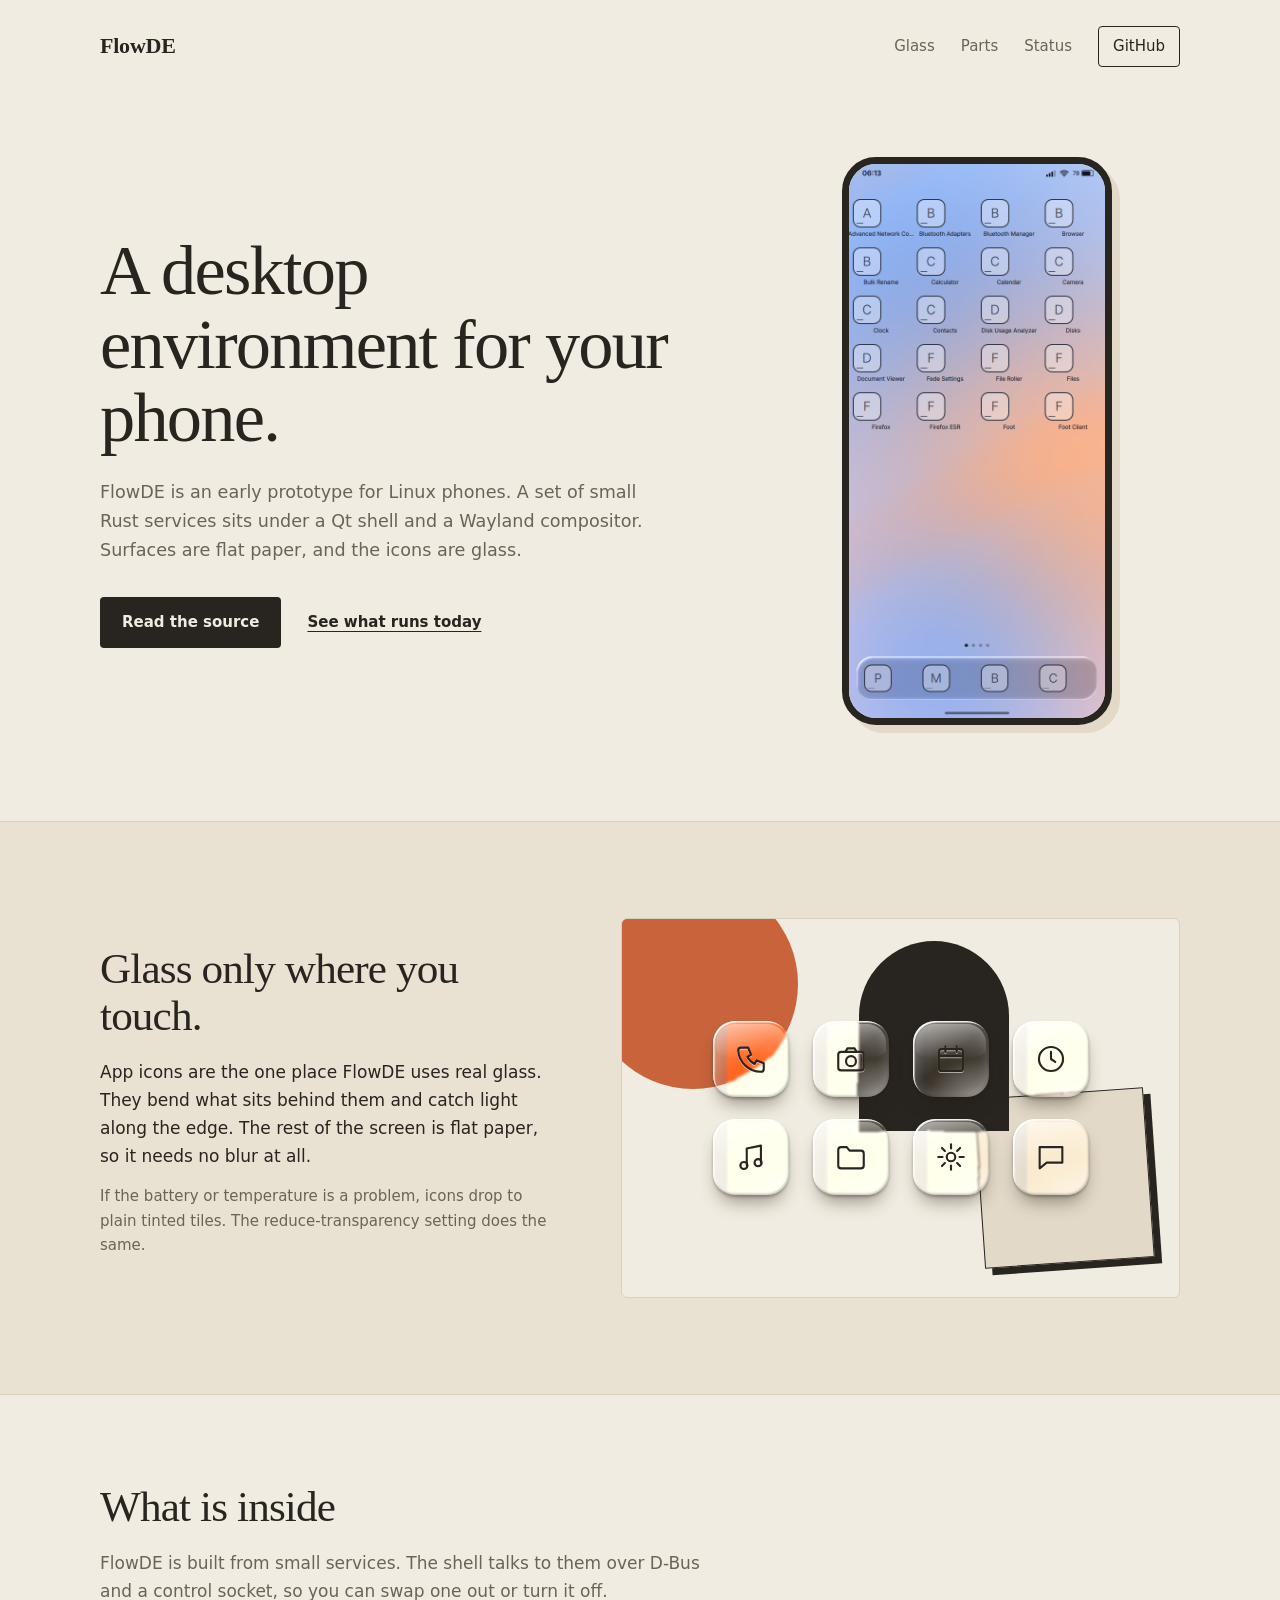
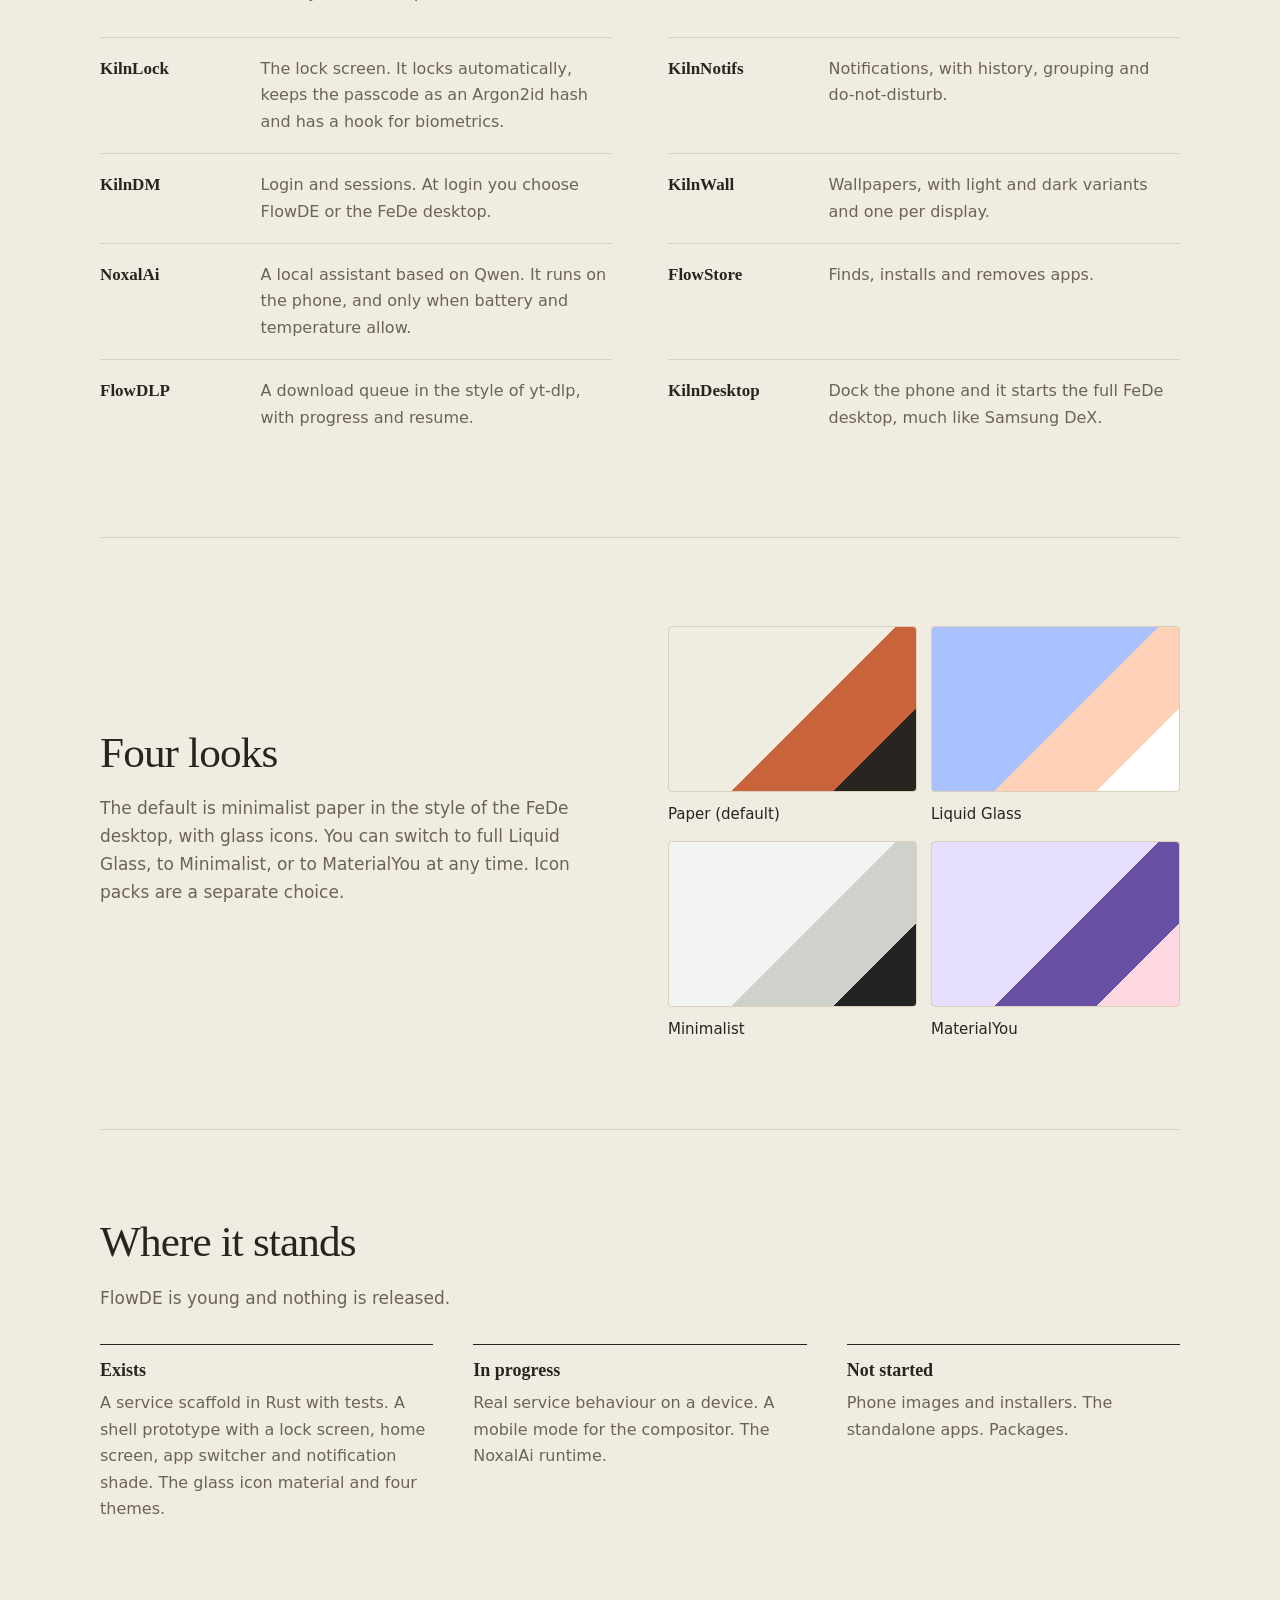
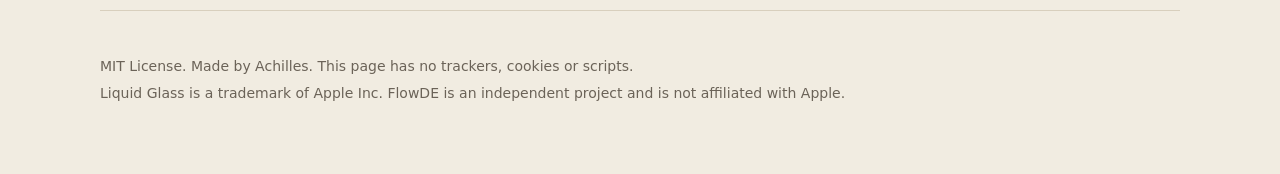
<file: index.html>
<!doctype html>
<html lang="en">
<head>
<meta charset="utf-8">
<meta name="viewport" content="width=device-width, initial-scale=1">
<meta name="color-scheme" content="light dark">
<meta name="description" content="FlowDE is an early prototype of a desktop environment for Linux phones. Flat paper surfaces, real glass icons, small Rust services. Open source, MIT licensed.">
<link rel="icon" href="favicon.svg" type="image/svg+xml">
<link rel="stylesheet" href="styles.css">
<title>FlowDE, a desktop environment for your phone</title>
</head>
<body>

<svg class="defs-only" width="0" height="0" aria-hidden="true" focusable="false">
  <defs>
    <filter id="lens" x="-10%" y="-10%" width="120%" height="120%" color-interpolation-filters="sRGB">
      <feTurbulence type="fractalNoise" baseFrequency="0.018" numOctaves="1" seed="3" result="n"/>
      <feDisplacementMap in="SourceGraphic" in2="n" scale="9" xChannelSelector="R" yChannelSelector="G"/>
    </filter>
  </defs>
</svg>

<header class="bar wrap">
  <a class="logo" href="#top" aria-label="FlowDE home">FlowDE</a>
  <nav aria-label="Main">
    <a href="#glass">Glass</a>
    <a href="#parts">Parts</a>
    <a href="#status">Status</a>
    <a class="gh" href="https://github.com/achillesorg/FlowDE" target="_blank" rel="noopener noreferrer">GitHub</a>
  </nav>
</header>

<main id="top">
  <section class="wrap hero">
    <div class="hero-text">
      <h1>A desktop environment for your phone.</h1>
      <p class="lede">FlowDE is an early prototype for Linux phones. A set of small Rust services sits under a Qt shell and a Wayland compositor. Surfaces are flat paper, and the icons are glass.</p>
      <p class="links">
        <a class="primary" href="https://github.com/achillesorg/FlowDE" target="_blank" rel="noopener noreferrer">Read the source</a>
        <a href="#status">See what runs today</a>
      </p>
    </div>
    <figure class="device">
      <img src="assets/prototype-home.png" alt="The FlowDE home screen prototype on a flat paper wallpaper, with glass app icons and a dock" width="540" height="1170">
    </figure>
  </section>

  <section class="shelf" id="glass" aria-labelledby="glass-h">
    <div class="wrap shelf-in">
      <div class="shelf-text">
        <h2 id="glass-h">Glass only where you touch.</h2>
        <p>App icons are the one place FlowDE uses real glass. They bend what sits behind them and catch light along the edge. The rest of the screen is flat paper, so it needs no blur at all.</p>
        <p class="aside">If the battery or temperature is a problem, icons drop to plain tinted tiles. The reduce-transparency setting does the same.</p>
      </div>
      <div class="stage" role="img" aria-label="Eight glass app icons resting on a terracotta circle, a cream square and an ink arch. The shapes behind show bent through the glass.">
        <span class="shape circle"></span><span class="shape square"></span><span class="shape arch"></span>
        <ul class="icons">
          <li class="gi"><svg viewBox="0 0 24 24"><path d="M6 4h4l2 5-2.500 1.500a11 11 0 0 0 5 5L16 13l5 2v4a2 2 0 0 1-2 2A16 16 0 0 1 3 6a2 2 0 0 1 2-2z"/></svg></li>
          <li class="gi"><svg viewBox="0 0 24 24"><rect x="3" y="7" width="18" height="13" rx="2"/><circle cx="12" cy="13.500" r="3.500"/><path d="M8 7l1.500-2.500h5L16 7"/></svg></li>
          <li class="gi"><svg viewBox="0 0 24 24"><rect x="3.500" y="5" width="17" height="15.500" rx="2"/><path d="M3.500 10h17M8 3v4M16 3v4"/></svg></li>
          <li class="gi"><svg viewBox="0 0 24 24"><circle cx="12" cy="12" r="8.500"/><path d="M12 7v5l3 2"/></svg></li>
          <li class="gi"><svg viewBox="0 0 24 24"><path d="M9 18V6l10-2v12"/><circle cx="7" cy="18" r="2.500"/><circle cx="17" cy="16" r="2.500"/></svg></li>
          <li class="gi"><svg viewBox="0 0 24 24"><path d="M3 7a2 2 0 0 1 2-2h4l2 2.500h8a2 2 0 0 1 2 2V18a2 2 0 0 1-2 2H5a2 2 0 0 1-2-2z"/></svg></li>
          <li class="gi"><svg viewBox="0 0 24 24"><circle cx="12" cy="12" r="3"/><path d="M12 3v3M12 18v3M3 12h3M18 12h3M5.600 5.600l2.100 2.100M16.300 16.300l2.100 2.100M5.600 18.400l2.100-2.100M16.300 7.700l2.100-2.100"/></svg></li>
          <li class="gi"><svg viewBox="0 0 24 24"><path d="M4 5h16v11H9l-5 4z"/></svg></li>
        </ul>
      </div>
    </div>
  </section>

  <section class="wrap block" id="parts" aria-labelledby="parts-h">
    <h2 id="parts-h">What is inside</h2>
    <p class="intro">FlowDE is built from small services. The shell talks to them over D-Bus and a control socket, so you can swap one out or turn it off.</p>
    <dl class="rows">
      <div><dt>KilnLock</dt><dd>The lock screen. It locks automatically, keeps the passcode as an Argon2id hash and has a hook for biometrics.</dd></div>
      <div><dt>KilnNotifs</dt><dd>Notifications, with history, grouping and do-not-disturb.</dd></div>
      <div><dt>KilnDM</dt><dd>Login and sessions. At login you choose FlowDE or the FeDe desktop.</dd></div>
      <div><dt>KilnWall</dt><dd>Wallpapers, with light and dark variants and one per display.</dd></div>
      <div><dt>NoxalAi</dt><dd>A local assistant based on Qwen. It runs on the phone, and only when battery and temperature allow.</dd></div>
      <div><dt>FlowStore</dt><dd>Finds, installs and removes apps.</dd></div>
      <div><dt>FlowDLP</dt><dd>A download queue in the style of yt-dlp, with progress and resume.</dd></div>
      <div><dt>KilnDesktop</dt><dd>Dock the phone and it starts the full FeDe desktop, much like Samsung DeX.</dd></div>
    </dl>
  </section>

  <section class="wrap block looks" aria-labelledby="looks-h">
    <div>
      <h2 id="looks-h">Four looks</h2>
      <p class="intro">The default is minimalist paper in the style of the FeDe desktop, with glass icons. You can switch to full Liquid Glass, to Minimalist, or to MaterialYou at any time. Icon packs are a separate choice.</p>
    </div>
    <ul class="swatches" aria-label="Themes">
      <li><i style="--a:#f1ece1;--b:#c9633b;--c:#28241f"></i>Paper (default)</li>
      <li><i style="--a:#a9c2ff;--b:#ffd2b8;--c:#ffffff"></i>Liquid Glass</li>
      <li><i style="--a:#f3f3f1;--b:#d0d0cc;--c:#222"></i>Minimalist</li>
      <li><i style="--a:#e6dfff;--b:#6750a4;--c:#ffd9e2"></i>MaterialYou</li>
    </ul>
  </section>

  <section class="wrap block" id="status" aria-labelledby="status-h">
    <h2 id="status-h">Where it stands</h2>
    <p class="intro">FlowDE is young and nothing is released.</p>
    <div class="cols">
      <div><h3>Exists</h3><p>A service scaffold in Rust with tests. A shell prototype with a lock screen, home screen, app switcher and notification shade. The glass icon material and four themes.</p></div>
      <div><h3>In progress</h3><p>Real service behaviour on a device. A mobile mode for the compositor. The NoxalAi runtime.</p></div>
      <div><h3>Not started</h3><p>Phone images and installers. The standalone apps. Packages.</p></div>
    </div>
  </section>
</main>

<footer class="wrap foot">
  <p>MIT License. Made by Achilles. This page has no trackers, cookies or scripts.</p>
  <p>Liquid Glass is a trademark of Apple Inc. FlowDE is an independent project and is not affiliated with Apple.</p>
</footer>
</body>
</html>
</file>
<file: styles.css>
/* FlowDE site. Flat paper surfaces, real glass on the icons only. System fonts, no scripts. */
:root {
  color-scheme: light dark;
  --paper: #f1ece1; --paper2: #e9e2d3; --ink: #28241f; --mute: #6b6358; --rule: #d8cfbd; --clay: #c9633b; --sand: #e2d9c8;
  --serif: "Iowan Old Style", "Palatino Linotype", Palatino, "Book Antiqua", Georgia, serif;
  --sans: ui-sans-serif, system-ui, -apple-system, "Segoe UI", Roboto, sans-serif;
}
@media (prefers-color-scheme: dark) {
  :root { --paper: #1d1a17; --paper2: #26221e; --ink: #ece5d6; --mute: #a39a8a; --rule: #38322b; --clay: #e07b4f; --sand: #2e2924; }
}
* { box-sizing: border-box; }
html { scroll-behavior: smooth; }
body { margin: 0; background: var(--paper); color: var(--ink); font: 17px/1.65 var(--sans); -webkit-font-smoothing: antialiased; }
.defs-only { position: absolute; }
.wrap { width: min(1080px, calc(100% - 48px)); margin-inline: auto; }
a { color: inherit; text-underline-offset: 4px; }
:focus-visible { outline: 2px solid var(--clay); outline-offset: 4px; border-radius: 4px; }

.bar { display: flex; align-items: center; justify-content: space-between; padding-block: 26px; }
.logo { font: 600 22px/1 var(--serif); letter-spacing: -.01em; text-decoration: none; }
.bar nav { display: flex; align-items: center; gap: 26px; font-size: 15px; }
.bar nav a { text-decoration: none; color: var(--mute); } .bar nav a:hover { color: var(--ink); }
.bar nav a.gh { color: var(--ink); border: 1px solid var(--ink); padding: 7px 14px; border-radius: 4px; } .bar nav a.gh:hover { background: var(--ink); color: var(--paper); }

.hero { display: grid; grid-template-columns: 1.2fr .8fr; gap: 64px; align-items: center; padding-block: 64px 96px; }
h1 { font: 500 clamp(2.6rem, 5.6vw, 4.4rem)/1.04 var(--serif); letter-spacing: -.025em; margin: 0 0 24px; max-width: 12em; }
.lede { margin: 0 0 32px; max-width: 32em; color: var(--mute); font-size: 1.1rem; }
.links { display: flex; flex-wrap: wrap; gap: 26px; align-items: center; margin: 0; }
.links a { font-weight: 600; font-size: 15px; }
.links a.primary { background: var(--ink); color: var(--paper); text-decoration: none; padding: 13px 22px; border-radius: 4px; }
.links a.primary:hover { background: var(--clay); color: #fff; }
.device { margin: 0; display: grid; place-items: center; }
.device img { width: min(270px, 66vw); height: auto; border-radius: 34px; border: 7px solid var(--ink); box-shadow: 8px 8px 0 var(--sand); }

/* the shelf: the one loud place on the page */
.shelf { background: var(--paper2); border-block: 1px solid var(--rule); }
.shelf-in { display: grid; grid-template-columns: .9fr 1.1fr; gap: 64px; align-items: center; padding-block: 96px; }
h2 { font: 500 clamp(1.9rem, 3.4vw, 2.7rem)/1.1 var(--serif); letter-spacing: -.02em; margin: 0 0 18px; }
.shelf-text p { margin: 0 0 14px; max-width: 30em; }
.aside { color: var(--mute); font-size: 15px; }
.stage { position: relative; min-height: 380px; border: 1px solid var(--rule); background: var(--paper); border-radius: 6px; overflow: hidden; padding: 56px 44px; display: grid; place-items: center; }
.shape { position: absolute; }
.shape.circle { width: 210px; height: 210px; border-radius: 50%; background: var(--clay); left: -34px; top: -40px; }
.shape.square { width: 170px; height: 170px; background: var(--sand); right: 30px; bottom: 34px; border: 1.5px solid var(--ink); box-shadow: 7px 7px 0 var(--ink); transform: rotate(-4deg); }
.shape.arch { width: 150px; height: 190px; border-radius: 75px 75px 0 0; background: var(--ink); right: 170px; top: 22px; }
.icons { position: relative; list-style: none; margin: 0; padding: 0; display: grid; grid-template-columns: repeat(4, 76px); gap: 22px 24px; }

/* real glass: a lens that bends and tints what is behind it, a bright rim, a thin dark inner edge, a contact shadow */
.gi { position: relative; width: 76px; height: 76px; border-radius: 22px; display: grid; place-items: center; isolation: isolate;
  background: linear-gradient(140deg, rgba(255,255,255,.42), rgba(255,255,255,.06) 48%, rgba(255,255,255,.18));
  -webkit-backdrop-filter: blur(1.5px) saturate(1.7) brightness(1.08); backdrop-filter: blur(1.5px) saturate(1.7) brightness(1.08);
  box-shadow: inset 1.5px 1.5px 1px rgba(255,255,255,.95), inset -1px -1.5px 2px rgba(40,30,20,.28), inset 0 0 14px rgba(255,255,255,.22), 0 12px 18px -6px rgba(40,30,20,.45), 0 2px 3px rgba(40,30,20,.3); }
@supports (backdrop-filter: url(#lens)) { .gi { -webkit-backdrop-filter: url(#lens) blur(1px) saturate(1.7) brightness(1.08); backdrop-filter: url(#lens) blur(1px) saturate(1.7) brightness(1.08); } }
.gi::before { content: ""; position: absolute; inset: 3px 3px auto 3px; height: 46%; border-radius: 19px 19px 40% 40% / 19px 19px 24% 24%; background: linear-gradient(180deg, rgba(255,255,255,.7), rgba(255,255,255,0)); opacity: .55; pointer-events: none; }
.gi::after { content: ""; position: absolute; inset: 0; border-radius: inherit; background: radial-gradient(120% 90% at 85% 100%, rgba(255,255,255,.35), transparent 55%); mix-blend-mode: screen; pointer-events: none; }
.gi svg { width: 34px; height: 34px; fill: none; stroke: #2a2520; stroke-width: 1.5; stroke-linecap: round; stroke-linejoin: round; position: relative; z-index: 1; filter: drop-shadow(0 1px 0 rgba(255,255,255,.55)); }
@media (prefers-reduced-transparency: reduce) { .gi { -webkit-backdrop-filter: none; backdrop-filter: none; background: rgba(255,255,255,.55); } }

.block { padding-block: 88px; }
.block + .block { border-top: 1px solid var(--rule); }
.intro { margin: 0 0 32px; max-width: 36em; color: var(--mute); }
.rows { margin: 0; display: grid; grid-template-columns: 1fr 1fr; gap: 0 56px; }
.rows > div { padding: 18px 0; border-top: 1px solid var(--rule); display: grid; grid-template-columns: 8.5em 1fr; gap: 16px; }
.rows dt { font: 600 17px/1.5 var(--serif); } .rows dd { margin: 0; color: var(--mute); font-size: 16px; }
.looks { display: grid; grid-template-columns: 1fr 1fr; gap: 56px; align-items: center; }
.swatches { list-style: none; margin: 0; padding: 0; display: grid; grid-template-columns: 1fr 1fr; gap: 14px; }
.swatches li { font-size: 15px; display: grid; gap: 10px; }
.swatches i { display: block; aspect-ratio: 1.5; border: 1px solid var(--rule); border-radius: 4px; background: linear-gradient(135deg, var(--a) 0 55%, var(--b) 55% 80%, var(--c) 80%); }
.cols { display: grid; grid-template-columns: repeat(3, 1fr); gap: 40px; }
.cols > div { border-top: 1px solid var(--ink); padding-top: 14px; }
h3 { font: 600 18px/1.3 var(--serif); margin: 0 0 8px; } .cols p { margin: 0; color: var(--mute); font-size: 16px; }

.foot { padding-block: 40px 64px; border-top: 1px solid var(--rule); color: var(--mute); font-size: 14px; } .foot p { margin: 4px 0; }

@media (max-width: 880px) {
  .hero, .shelf-in, .looks { grid-template-columns: 1fr; gap: 40px; } .hero { padding-block: 40px 64px; } .shelf-in { padding-block: 64px; }
  .rows, .cols { grid-template-columns: 1fr; } .cols { gap: 28px; }
}
@media (max-width: 560px) { .bar nav a:not(.gh) { display: none; } .rows > div { grid-template-columns: 1fr; gap: 2px; } .stage { padding: 40px 18px; } .icons { grid-template-columns: repeat(4, 62px); gap: 16px 14px; } .gi { width: 62px; height: 62px; border-radius: 18px; } .gi svg { width: 28px; height: 28px; } .shape.arch { right: 90px; } }
@media (prefers-reduced-motion: reduce) { html { scroll-behavior: auto; } }
</file>
